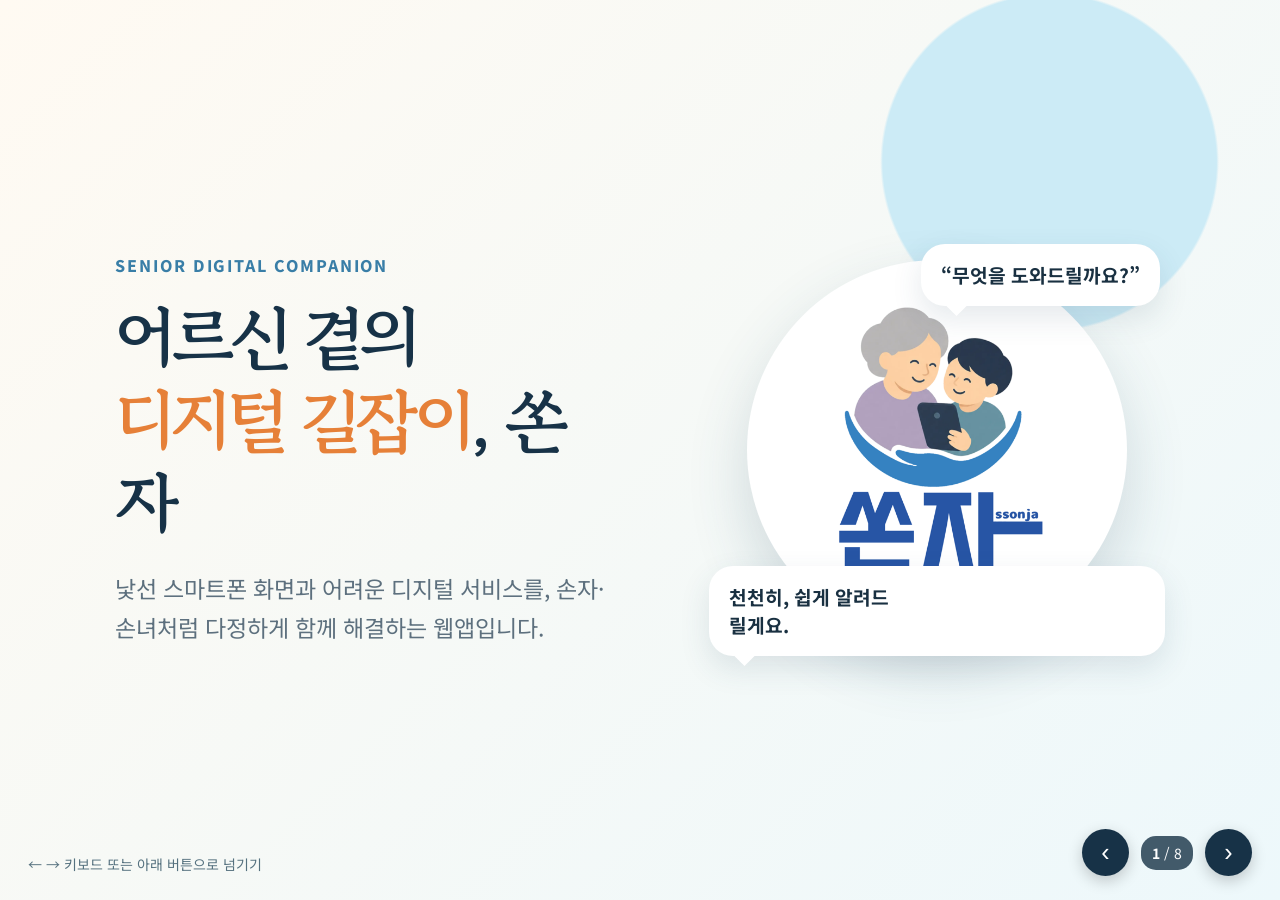
<file: sonja-introduction-slides.html>
<!doctype html>
<html lang="ko">
<head>
  <meta charset="utf-8">
  <meta name="viewport" content="width=device-width, initial-scale=1">
  <title>쏜자 소개 | 어르신을 위한 디지털 길잡이</title>
  <link rel="preconnect" href="https://fonts.googleapis.com">
  <link rel="preconnect" href="https://fonts.gstatic.com" crossorigin>
  <link href="https://fonts.googleapis.com/css2?family=Gowun+Batang:wght@400;700&family=Noto+Sans+KR:wght@400;500;700;900&display=swap" rel="stylesheet">
  <style>
    :root{--navy:#173247;--blue:#5fa8d3;--sky:#e7f4fa;--cream:#fffaf2;--orange:#f2a65a;--ink:#193041;--muted:#5d707e}
    *{box-sizing:border-box} body{margin:0;background:#112b3a;color:var(--ink);font-family:"Noto Sans KR",sans-serif;overflow:hidden}
    .deck{height:100svh;position:relative}.slide{display:none;min-height:100%;padding:7.5vh 9vw;position:absolute;inset:0;background:var(--cream);overflow:auto}.slide.active{display:flex;flex-direction:column;justify-content:center;animation:in .42s ease both}@keyframes in{from{opacity:0;transform:translateX(28px)}to{opacity:1;transform:none}}
    .eyebrow{font-size:clamp(13px,1.25vw,19px);font-weight:800;letter-spacing:.12em;color:#397ea7;margin:0 0 18px}.title{font-family:"Gowun Batang",serif;font-size:clamp(38px,5.4vw,82px);line-height:1.2;letter-spacing:-.06em;margin:0;color:var(--navy)}.lead{font-size:clamp(18px,1.8vw,28px);line-height:1.7;color:var(--muted);margin:25px 0 0;max-width:760px}.accent{color:#e68038}.two{display:grid;grid-template-columns:1.05fr .95fr;gap:7vw;align-items:center}.hero{background:radial-gradient(circle at 82% 18%,#ccebf6 0 13%,transparent 13.2%),linear-gradient(135deg,#fffaf2 0%,#edf8fb 100%)}
    .hero-art{position:relative;min-height:480px;display:grid;place-items:center}.avatar{width:min(31vw,380px);border-radius:50%;background:white;padding:16px;box-shadow:0 26px 60px #31536a30}.bubble{position:absolute;background:white;border-radius:24px;padding:17px 20px;font-size:clamp(16px,1.5vw,22px);font-weight:700;box-shadow:0 12px 30px #31536a20}.bubble.one{top:7%;right:1%}.bubble.two{bottom:7%;left:0}.bubble:after{content:"";position:absolute;width:15px;height:15px;background:white;transform:rotate(45deg);bottom:-7px;left:28px}
    .statement{background:var(--navy);color:white}.statement .eyebrow{color:#9ed4ee}.statement .title{color:white;max-width:1000px}.statement .lead{color:#d8eaf2}.quote{border-left:5px solid var(--orange);margin-top:45px;padding:18px 0 18px 28px;font-family:"Gowun Batang",serif;font-size:clamp(23px,2.4vw,38px);line-height:1.55;max-width:900px}
    .cards{display:grid;grid-template-columns:repeat(3,1fr);gap:20px;margin-top:35px}.card{border:1px solid #d6e5ec;border-radius:24px;padding:28px;background:white;box-shadow:0 10px 28px #31536a10}.icon{font-size:44px}.card h3{font-size:clamp(20px,1.8vw,28px);margin:13px 0 8px;color:var(--navy)}.card p{margin:0;font-size:clamp(15px,1.3vw,19px);line-height:1.65;color:var(--muted)}
    .feature{display:grid;grid-template-columns:90px 1fr;gap:20px;align-items:start;margin:18px 0}.badge{width:76px;height:76px;border-radius:23px;display:grid;place-items:center;font-size:38px;background:var(--sky)}.feature h3{font-size:clamp(20px,2vw,30px);margin:3px 0 5px;color:var(--navy)}.feature p{margin:0;color:var(--muted);font-size:clamp(15px,1.35vw,20px);line-height:1.65}.phone{border:11px solid #173247;border-radius:38px;background:white;padding:23px 17px;width:min(29vw,310px);margin:auto;box-shadow:0 25px 50px #19304135}.phone-top{text-align:center;font-weight:900;color:#173247;font-size:14px;margin-bottom:17px}.phone-card{border-radius:15px;padding:14px;margin:9px 0;background:#eff8fb;font-size:13px;font-weight:700}.phone-card span{font-size:24px;margin-right:8px}
    .access-grid{display:grid;grid-template-columns:repeat(2,1fr);gap:17px;margin-top:35px;max-width:1000px}.access{background:#f1f8fa;border-radius:20px;padding:21px 24px;display:flex;gap:15px;align-items:center;font-size:clamp(17px,1.5vw,23px);font-weight:700}.access strong{font-size:28px}
    .flow{display:flex;align-items:stretch;gap:12px;margin-top:45px}.flow-item{flex:1;background:white;border:1px solid #d6e5ec;border-radius:21px;padding:25px 19px;text-align:center;font-size:clamp(16px,1.4vw,21px);font-weight:700}.flow-item b{display:block;font-size:32px;color:#4c9ac7;margin-bottom:10px}.arrow{align-self:center;font-size:35px;color:#76b4d5}.closing{background:linear-gradient(135deg,#eff9fb 0%,#fff7ec 100%);text-align:center;align-items:center}.closing .title{max-width:960px}.closing .lead{max-width:760px}.closing img{width:120px;border-radius:50%;margin:25px auto 0}
    .controls{position:fixed;z-index:5;right:28px;bottom:24px;display:flex;align-items:center;gap:12px;color:white}.controls button{border:0;border-radius:50%;width:47px;height:47px;background:#173247;color:white;font-size:25px;cursor:pointer;box-shadow:0 5px 15px #0003}.count{font-size:14px;background:#173247cc;border-radius:15px;padding:7px 11px}.hint{position:fixed;left:28px;bottom:26px;z-index:5;color:#55717f;font-size:14px}.statement~.hint{color:white}
    @media(max-width:760px){.slide{padding:10vh 7vw 12vh}.two{grid-template-columns:1fr;gap:20px}.hero-art{min-height:240px;order:-1}.avatar{width:190px}.bubble{font-size:14px;padding:11px}.cards{grid-template-columns:1fr}.phone{display:none}.access-grid{grid-template-columns:1fr}.flow{display:grid;grid-template-columns:1fr 28px 1fr;gap:10px}.flow-item{padding:15px 9px}.arrow{font-size:24px}.flow .arrow:nth-of-type(n+2){display:none}.hint{display:none}}
  </style>
</head>
<body>
  <main class="deck">
    <section class="slide hero active">
      <div class="two"><div><p class="eyebrow">SENIOR DIGITAL COMPANION</p><h1 class="title">어르신 곁의<br><span class="accent">디지털 길잡이</span>, 쏜자</h1><p class="lead">낯선 스마트폰 화면과 어려운 디지털 서비스를, 손자·손녀처럼 다정하게 함께 해결하는 웹앱입니다.</p></div><div class="hero-art"><img class="avatar" src="picture_sonja.png" alt="쏜자 캐릭터"><div class="bubble one">“무엇을 도와드릴까요?”</div><div class="bubble two">천천히, 쉽게 알려드릴게요.</div></div></div>
    </section>
    <section class="slide statement"><p class="eyebrow">WHY SONJA?</p><h2 class="title">디지털 세상은 빨라졌지만,<br>누구에게나 쉬운 것은 아닙니다.</h2><p class="quote">“모르는 말은 묻기 어렵고, 복잡한 화면은 실수할까 걱정돼요.”</p><p class="lead">쏜자는 일상에서 마주치는 디지털 장벽을 낮춰, 어르신이 더 안심하고 스스로 사용할 수 있도록 돕습니다.</p></section>
    <section class="slide"><p class="eyebrow">CORE SERVICES</p><h2 class="title">가장 자주 필요한 도움을<br>한곳에 담았습니다.</h2><div class="cards"><article class="card"><div class="icon">💬</div><h3>요즘말 번역기</h3><p>낯선 신조어를 입력하거나 말하면 쉬운 말과 예시로 풀어줍니다.</p></article><article class="card"><div class="icon">📱</div><h3>사용법 가이드</h3><p>키오스크, ATM, 카카오톡, 배달 주문 등을 단계별로 안내합니다.</p></article><article class="card"><div class="icon">🚨</div><h3>피싱 위험 확인</h3><p>수상한 문자 속 위험 단어를 살펴보고, 주의 행동을 알려줍니다.</p></article></div></section>
    <section class="slide"><div class="two"><div><p class="eyebrow">FEATURE 01 · COMMUNICATION</p><h2 class="title">모르는 말도<br>부담 없이 물어보세요.</h2><div class="feature"><div class="badge">🎙️</div><div><h3>말로 질문하기</h3><p>글자를 입력하기 어려운 순간에는 음성 인식으로 편하게 질문할 수 있습니다.</p></div></div><div class="feature"><div class="badge">🔊</div><div><h3>듣기 쉬운 설명</h3><p>답변을 음성으로 다시 들으며, 어려운 단어는 친숙한 예시와 함께 이해할 수 있습니다.</p></div></div></div><div class="phone"><div class="phone-top">💬 요즘말 번역기</div><div class="phone-card"><span>🎙️</span>말로 물어보세요</div><div class="phone-card"><span>💡</span>쉬운 뜻과 예시</div><div class="phone-card"><span>🔊</span>소리로 다시 듣기</div></div></div></section>
    <section class="slide"><div class="two"><div><p class="eyebrow">FEATURE 02 · DAILY LIFE</p><h2 class="title">일상 속 화면을<br>한 단계씩 따라가요.</h2><p class="lead">검색어를 고르면 핵심 순서와 주의할 점을 보여주고, 사진을 올리거나 카메라로 찍어 도움을 요청할 수 있도록 구성했습니다.</p><div class="feature"><div class="badge">🖥️</div><div><h3>키오스크부터 공공 서비스까지</h3><p>식당 주문, 주민등록등본 발급, 은행 ATM, 식당 예약, 카카오톡, 배달 주문을 지원합니다.</p></div></div></div><div class="phone"><div class="phone-top">📱 사용법 가이드</div><div class="phone-card"><span>1️⃣</span>화면을 살짝 터치</div><div class="phone-card"><span>2️⃣</span>메뉴 사진 선택</div><div class="phone-card"><span>3️⃣</span>결제 전 확인하기</div></div></div></section>
    <section class="slide"><p class="eyebrow">ACCESSIBILITY BY DESIGN</p><h2 class="title">기능보다 먼저 생각한 것은<br>‘편안하게 사용할 수 있는가’입니다.</h2><div class="access-grid"><div class="access"><strong>🔠</strong><span>글자 크기 5단계 조절</span></div><div class="access"><strong>🌙</strong><span>눈이 편한 밝은·어두운 화면</span></div><div class="access"><strong>👦</strong><span>손자·손녀 비서 캐릭터 선택</span></div><div class="access"><strong>🔊</strong><span>음성 안내 켜기·끄기</span></div></div><p class="lead">큰 버튼, 쉬운 문장, 다정한 말투를 기본으로 삼아 ‘도움을 요청하기 쉬운 화면’을 지향합니다.</p></section>
    <section class="slide"><p class="eyebrow">SAFETY FIRST</p><h2 class="title">불안한 문자 앞에서,<br>혼자 판단하지 않도록.</h2><div class="flow"><div class="flow-item"><b>1</b>문자나 대화 내용을 입력</div><div class="arrow">→</div><div class="flow-item"><b>2</b>계좌·인증번호 등 위험 표현 확인</div><div class="arrow">→</div><div class="flow-item"><b>3</b>주의·위험 수준과 대응 안내</div></div><p class="lead">위험이 감지되면 가족과 상의하거나 112에 연락하도록 안내해, 더 안전한 디지털 생활을 돕습니다.</p></section>
    <section class="slide closing"><p class="eyebrow">THE GOAL OF SONJA</p><h2 class="title">디지털이 낯선 순간,<br>“쏜자에게 물어보자”라고<br>말할 수 있도록.</h2><p class="lead">쏜자는 어르신의 독립적인 디지털 생활과 가족 간 소통을 응원합니다.</p><img src="name_sonja.png" alt="쏜자 로고 이미지"></section>
  </main>
  <div class="hint">← → 키보드 또는 아래 버튼으로 넘기기</div><nav class="controls" aria-label="슬라이드 조작"><button id="prev" aria-label="이전 슬라이드">‹</button><span class="count"><b id="now">1</b> / <span id="total">8</span></span><button id="next" aria-label="다음 슬라이드">›</button></nav>
  <script>
    const slides=[...document.querySelectorAll('.slide')]; let current=0; const show=i=>{current=(i+slides.length)%slides.length;slides.forEach((s,n)=>s.classList.toggle('active',n===current));document.getElementById('now').textContent=current+1};
    document.getElementById('prev').onclick=()=>show(current-1);document.getElementById('next').onclick=()=>show(current+1);document.addEventListener('keydown',e=>{if(e.key==='ArrowRight'||e.key==='PageDown'||e.key===' '){e.preventDefault();show(current+1)}if(e.key==='ArrowLeft'||e.key==='PageUp'){e.preventDefault();show(current-1)}});
  </script>
</body>
</html>
</file>
